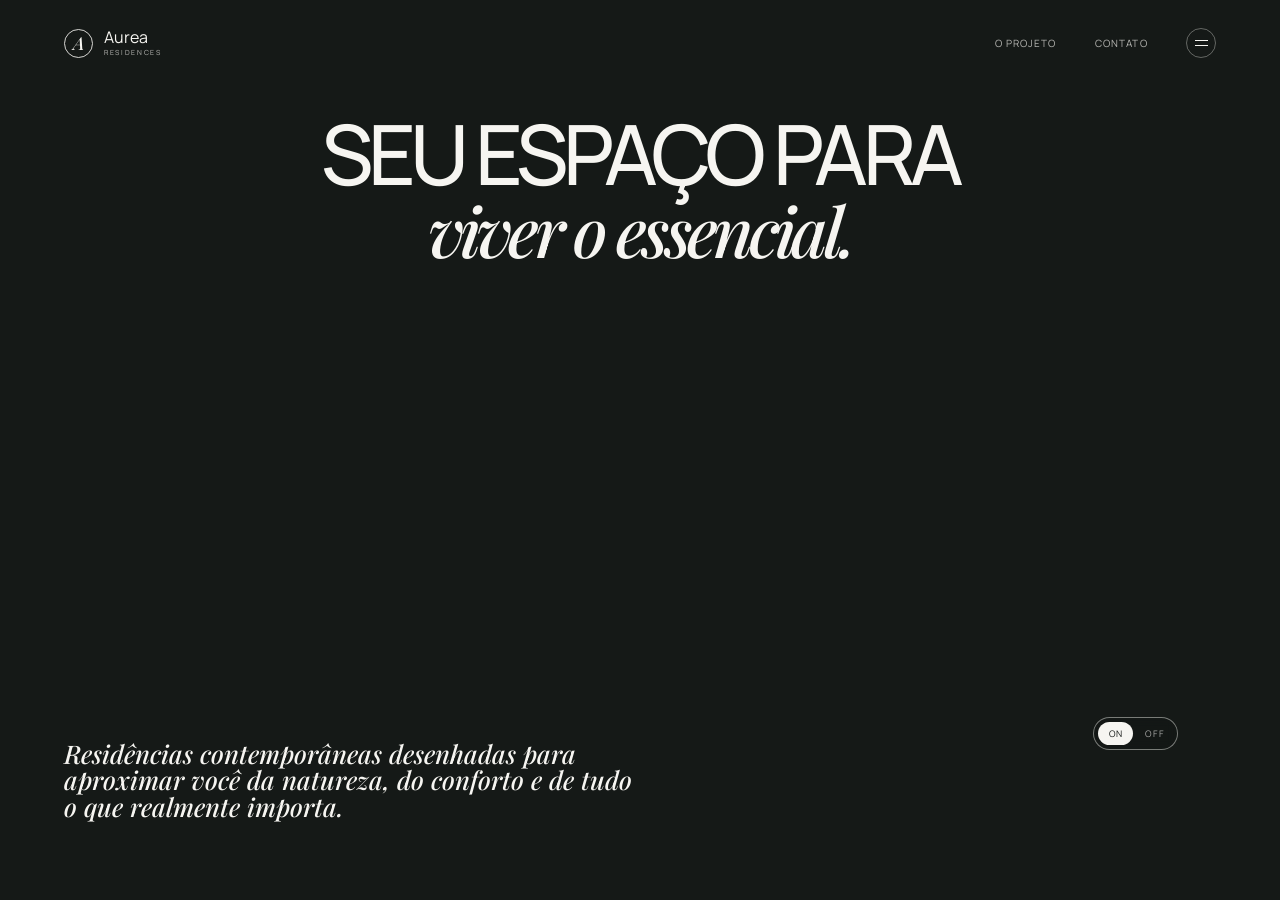
<file: modelos/aurea-residences/index.html>
<!doctype html>
<html lang="pt-BR">
<head>
  <meta charset="utf-8">
  <meta name="viewport" content="width=device-width, initial-scale=1">
  <title>Aurea Residences | Viver é escolher o extraordinário</title>
  <link rel="stylesheet" href="https://fonts.googleapis.com/css2?family=DM+Sans:wght@400;500&family=Manrope:wght@400;500;600;700&family=Playfair+Display:ital,wght@0,500;1,500&display=swap">
  <style>
    *, *::before, *::after { box-sizing: border-box; }
    html { scroll-behavior: smooth; }
    body {
      margin: 0;
      background: #151917;
      color: #f6f5f1;
      font-family: Manrope, sans-serif;
      min-height: 100vh;
    }

    main#inicio {
      position: relative;
      isolation: isolate;
      overflow: hidden;
      display: flex;
      flex-direction: column;
      min-height: 100svh;
      background: url("https://res.cloudinary.com/dalwymbky/image/upload/v1785342846/hero1_obujcd.jpg") center center / cover no-repeat;
    }

    /* Header */
    header {
      display: flex;
      flex-direction: row;
      align-items: center;
      justify-content: space-between;
      padding: 28px clamp(24px, 5vw, 78px);
      gap: clamp(21px, 3vw, 46px);
    }
    .brand {
      display: inline-flex;
      align-items: center;
      gap: 11px;
      text-decoration: none;
      color: inherit;
    }
    .brand__mark {
      width: 29px; height: 29px;
      border: 1px solid rgba(246,245,241,.85);
      border-radius: 50%;
      display: flex; align-items: center; justify-content: center;
      font-family: "Playfair Display", serif;
      font-style: italic; font-weight: 500;
      font-size: 18px;
      flex-shrink: 0;
    }
    .brand__wordmark { line-height: .9; }
    .brand__name {
      display: block;
      font-size: 13px;
      text-transform: uppercase;
      letter-spacing: .13em;
      font-weight: 500;
    }
    .brand__sub {
      display: block;
      margin-top: 5px;
      font-size: 7px;
      letter-spacing: .24em;
      color: rgba(246,245,241,.72);
      text-transform: uppercase;
    }
    nav[aria-label="Navegação principal"] {
      display: flex;
      align-items: center;
      gap: clamp(21px, 3vw, 46px);
    }
    nav a {
      font-size: 10px;
      text-transform: uppercase;
      letter-spacing: .11em;
      color: rgba(246,245,241,.72);
      text-decoration: none;
      transition: color .25s ease;
    }
    nav a:hover { color: #f6f5f1; }
    .menu-btn {
      width: 30px; height: 30px;
      border-radius: 50%;
      border: 1px solid rgba(246,245,241,.35);
      background: transparent;
      padding: 7px 4px;
      display: flex; flex-direction: column;
      align-items: center; justify-content: center;
      gap: 4px;
      cursor: pointer;
    }
    .menu-btn span {
      display: block;
      width: 13px; height: 1px;
      background: #f6f5f1;
    }

    /* Conteúdo absoluto (não interativo) */
    .hero-overlay {
      position: absolute;
      inset: 0;
      pointer-events: none;
      z-index: 0;
    }
    h1#hero-title {
      position: absolute;
      top: 13%;
      left: 50%;
      transform: translateX(-50%);
      width: min(1080px, 94vw);
      margin: 0;
      text-align: center;
      text-transform: uppercase;
      font-weight: 500;
      font-size: clamp(44px, 6.5vw, 96px);
      letter-spacing: -.065em;
      line-height: .88;
      white-space: nowrap;
      animation: headline-rise .85s ease-out .15s both;
    }
    h1#hero-title em {
      font-family: "Playfair Display", serif;
      font-style: italic;
      font-weight: 500;
      font-size: .83em;
      letter-spacing: -.07em;
      text-transform: none;
    }
    .hero-sub {
      position: absolute;
      left: clamp(24px, 5vw, 78px);
      bottom: clamp(64px, 9vh, 92px);
      max-width: 570px;
      margin: 0;
      color: #f6f5f1;
      font-family: "Playfair Display", serif;
      font-style: italic;
      font-weight: 500;
      font-size: clamp(19px, 2vw, 28px);
      line-height: 1.03;
      animation: text-rise .85s ease-out .45s both;
    }
    @keyframes headline-rise {
      from { opacity: 0; transform: translate(-50%, 28px); }
      to   { opacity: 1; transform: translate(-50%, 0); }
    }
    @keyframes text-rise {
      from { opacity: 0; transform: translateY(28px); }
      to   { opacity: 1; transform: translateY(0); }
    }
    @media (prefers-reduced-motion: reduce) {
      h1#hero-title, .hero-sub { animation: none; }
    }

    /* Footer / selector */
    .hero-footer {
      margin-top: auto;
      padding: 0 clamp(24px, 5vw, 78px) 28px;
      position: relative;
      z-index: 1;
    }
    .bg-selector {
      position: absolute;
      right: clamp(42px, 8vw, 120px);
      bottom: clamp(96px, 17vh, 150px);
      display: flex;
      gap: 4px;
      padding: 4px;
      border-radius: 999px;
      border: 1px solid rgba(246,245,241,.45);
      background: rgba(15,20,18,.18);
      backdrop-filter: blur(5px);
      -webkit-backdrop-filter: blur(5px);
    }
    .bg-selector button {
      min-width: 35px;
      padding: 5px 8px;
      border-radius: 999px;
      border: none;
      background: transparent;
      color: rgba(246,245,241,.65);
      font-family: Manrope, sans-serif;
      font-size: 9px;
      letter-spacing: .08em;
      cursor: pointer;
      transition: background .25s ease, color .25s ease;
      pointer-events: auto;
    }
    .bg-selector button:hover,
    .bg-selector button.is-active {
      background: #f6f5f1;
      color: #151917;
    }

    @media (max-width: 640px) {
      header { padding: 22px clamp(24px, 5vw, 78px) 22px; }
      nav a { display: none; }
      h1#hero-title {
        top: 21%;
        width: calc(100vw - 20px);
        font-size: clamp(38px, 11.8vw, 48px);
        white-space: normal;
      }
      .hero-sub {
        left: 24px;
        bottom: 66px;
        max-width: 82vw;
        font-size: 21px;
      }
      main#inicio { background-position: 61% center; }
      .bg-selector {
        right: clamp(24px, 5vw, 78px);
        bottom: 170px;
      }
      .bg-selector button { min-width: 32px; padding: 5px 6px; }
      .hero-footer { padding-bottom: 21px; }
    }
  </style>
</head>
<body>
  <main id="inicio">
    <header>
      <a class="brand" href="#inicio">
        <span class="brand__mark">A</span>
        <span class="brand__wordmark">
          Aurea
          <span class="brand__sub">Residences</span>
        </span>
      </a>
      <nav aria-label="Navegação principal">
        <a href="#projeto">O Projeto</a>
        <a href="#contato">Contato</a>
        <button class="menu-btn" aria-label="Abrir menu" aria-expanded="false">
          <span></span><span></span>
        </button>
      </nav>
    </header>

    <div class="hero-overlay" aria-hidden="true">
      <section aria-labelledby="hero-title">
        <h1 id="hero-title">Seu espaço para<br><em>viver o essencial.</em></h1>
        <p class="hero-sub">Residências contemporâneas desenhadas para aproximar você da natureza, do conforto e de tudo o que realmente importa.</p>
      </section>
    </div>

    <div class="hero-footer">
      <div class="bg-selector" role="group" aria-label="Selecionar iluminação">
        <button class="is-active" aria-pressed="true" data-bg="https://res.cloudinary.com/dalwymbky/image/upload/v1785342846/hero1_obujcd.jpg">ON</button>
        <button aria-pressed="false" data-bg="https://res.cloudinary.com/dalwymbky/image/upload/v1785342846/hero2_uohnmg.jpg">OFF</button>
      </div>
    </div>
  </main>

  <script>
    (function () {
      var hero = document.getElementById('inicio');
      var buttons = document.querySelectorAll('.bg-selector button');
      buttons.forEach(function (btn) {
        btn.addEventListener('click', function () {
          buttons.forEach(function (b) {
            b.classList.toggle('is-active', b === btn);
            b.setAttribute('aria-pressed', b === btn ? 'true' : 'false');
          });
          hero.style.backgroundImage = 'url("' + btn.getAttribute('data-bg') + '")';
        });
      });
      var menuBtn = document.querySelector('.menu-btn');
      menuBtn.addEventListener('click', function () {
        var open = menuBtn.getAttribute('aria-expanded') === 'true';
        menuBtn.setAttribute('aria-expanded', open ? 'false' : 'true');
        document.body.classList.toggle('menu-open', !open);
      });

      // Dentro de um iframe (card de vitrine): alterna ON/OFF automaticamente a cada 2s
      var inIframe = window.self !== window.parent;
      if (inIframe) {
        var idx = 0;
        setInterval(function () {
          idx = (idx + 1) % buttons.length;
          var btn = buttons[idx];
          buttons.forEach(function (b) {
            b.classList.toggle('is-active', b === btn);
            b.setAttribute('aria-pressed', b === btn ? 'true' : 'false');
          });
          hero.style.backgroundImage = 'url("' + btn.getAttribute('data-bg') + '")';
        }, 1000);
      }
    })();
  </script>
</body>
</html>
</file>
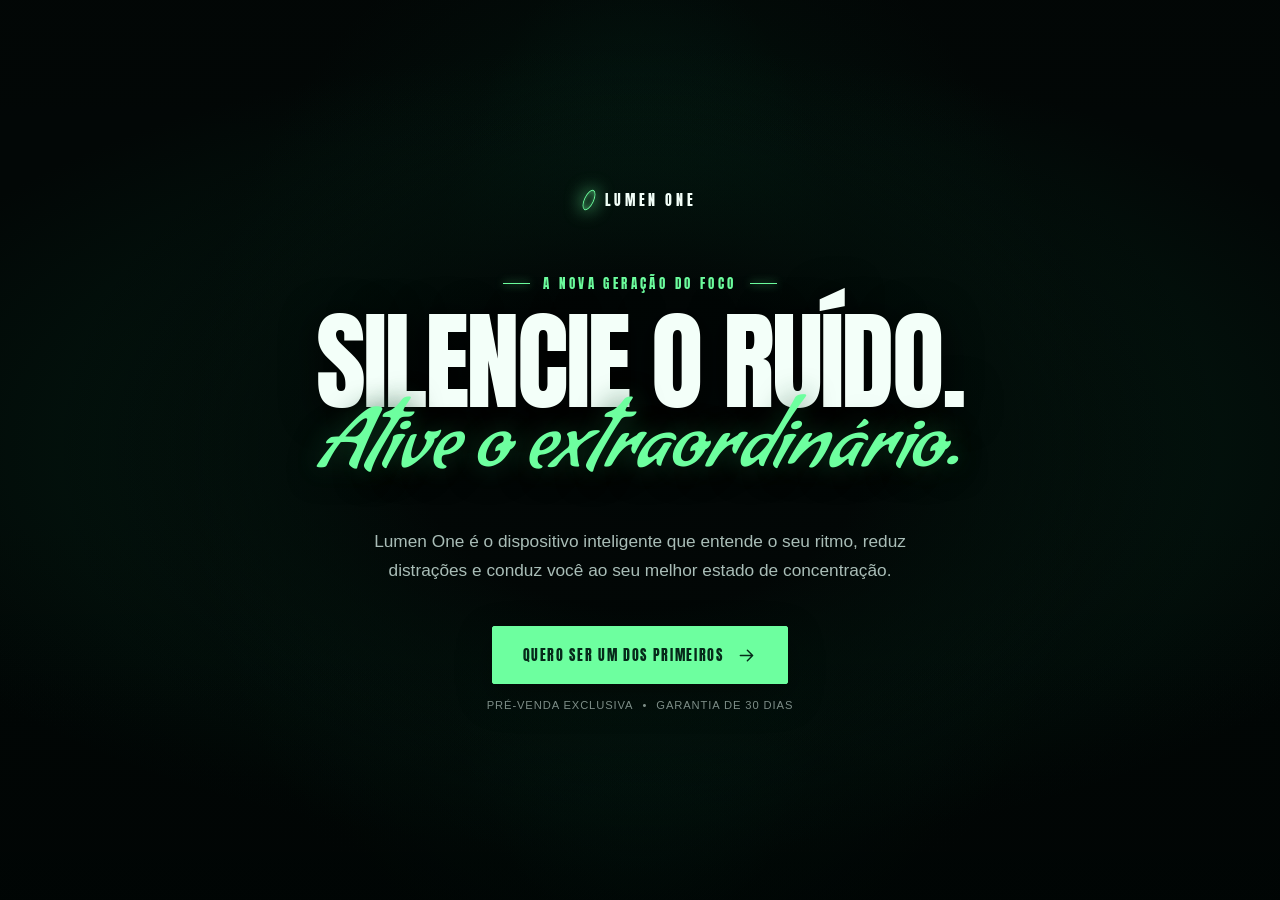
<file: modelos/lumen-one/index.html>
<!DOCTYPE html>
<html lang="pt-BR">
<head>
<meta charset="UTF-8">
<meta name="viewport" content="width=device-width, initial-scale=1.0">
<title>Lumen One | Domine seu foco</title>
<meta name="description" content="Conheça o Lumen One, o dispositivo inteligente criado para transformar foco em resultado.">
<link rel="preconnect" href="https://fonts.googleapis.com">
<link rel="preconnect" href="https://fonts.gstatic.com" crossorigin>
<link rel="stylesheet" href="https://fonts.googleapis.com/css2?family=Anton&family=Condiment&display=swap">
<style>
  :root {
    --ink: #f3fff9;
    --muted: #a9bdb7;
    --accent: #6dff9f;
    --accent-dark: #062a1a;
    --line: rgba(187, 255, 222, 0.24);
  }
  *, *::before, *::after { box-sizing: border-box; }
  html { scroll-behavior: smooth; }
  body {
    margin: 0; min-width: 320px; overflow-x: hidden;
    color: var(--ink); background: #020706;
    font-family: Arial, Helvetica, sans-serif;
    -webkit-tap-highlight-color: transparent;
  }

  .hero {
    position: relative;
    display: grid;
    grid-template-columns: minmax(0, 1fr);
    place-items: center;
    min-height: 100vh;
    min-height: 100svh;
    overflow: hidden;
    isolation: isolate;
    padding: 64px 24px;
    background: #020706;
  }
  .hero::before {
    content: "";
    position: absolute; inset: 0; z-index: -1; pointer-events: none;
    background:
      radial-gradient(ellipse at center, rgba(0, 6, 5, 0.3), transparent 65%),
      linear-gradient(0deg, rgba(0, 5, 4, 0.6), transparent 28%, transparent 80%, rgba(0, 5, 4, 0.2));
  }
  .hero__canvas {
    position: absolute; inset: 0; z-index: -2;
    display: block; width: 100%; height: 100%;
    pointer-events: none;
  }
  .hero__content {
    width: min(100%, 960px); min-width: 0;
    justify-self: center; text-align: center;
    animation: reveal 900ms cubic-bezier(0.22, 1, 0.36, 1) both;
  }
  @keyframes reveal {
    from { opacity: 0; transform: translateY(18px); }
    to   { opacity: 1; transform: translateY(0); }
  }

  .brand {
    display: inline-flex; align-items: center; gap: 11px;
    margin-bottom: clamp(42px, 7vh, 76px);
    text-decoration: none; color: var(--ink);
    font-family: 'Anton', sans-serif;
    font-size: .9rem; letter-spacing: .25em; text-transform: uppercase;
  }
  .brand__mark {
    width: 10px; height: 22px;
    border: 1px solid var(--accent);
    border-radius: 100%;
    transform: rotate(25deg);
    box-shadow: 0 0 18px rgba(109, 255, 159, 0.8), inset 0 0 7px rgba(109, 255, 159, 0.55);
  }

  .hero__eyebrow {
    display: flex; align-items: center; justify-content: center;
    gap: 13px; margin: 0 0 20px;
    color: var(--accent);
    font-family: 'Anton', sans-serif;
    font-size: clamp(0.7rem, 1.4vw, 0.82rem);
    letter-spacing: .26em; text-transform: uppercase;
  }
  .hero__eyebrow span {
    width: 27px; height: 1px;
    background: currentColor;
    box-shadow: 0 0 8px currentColor;
  }

  h1 {
    max-width: 920px; margin: 0 auto;
    font-family: 'Anton', sans-serif;
    font-size: clamp(3.25rem, 8.4vw, 7.7rem);
    font-weight: 400; line-height: .92; letter-spacing: -.025em;
    text-transform: uppercase;
    text-wrap: balance;
    text-shadow: 0 5px 36px rgba(0, 0, 0, 0.82);
  }
  h1 span {
    display: block; margin-top: .09em;
    color: var(--accent);
    font-family: 'Condiment', cursive;
    font-size: .76em; line-height: .88; letter-spacing: .01em;
    text-transform: none;
    text-shadow: 0 0 26px rgba(65, 255, 151, 0.24), 0 5px 30px rgba(0, 0, 0, 0.9);
  }

  .hero__description {
    max-width: 610px; margin: clamp(25px, 4vh, 38px) auto 0;
    color: var(--muted);
    font-size: clamp(.95rem, 1.7vw, 1.08rem); line-height: 1.7;
    text-wrap: balance;
  }

  .hero__cta {
    display: inline-flex; align-items: center; justify-content: center;
    gap: 13px; min-height: 58px;
    margin-top: clamp(28px, 4.5vh, 42px);
    padding: 0 30px; overflow: hidden;
    border: 1px solid var(--accent); border-radius: 2px;
    color: var(--accent-dark); background: var(--accent);
    box-shadow: 0 0 0 rgba(109, 255, 159, 0), 0 12px 34px rgba(0, 0, 0, 0.34);
    cursor: pointer;
    font-family: 'Anton', sans-serif;
    font-size: .86rem; letter-spacing: .12em; text-transform: uppercase;
    transition: color 220ms ease, background 220ms ease, box-shadow 220ms ease, transform 220ms ease;
  }
  .hero__cta svg {
    width: 21px; fill: none;
    stroke: currentColor; stroke-width: 1.7;
    stroke-linecap: round; stroke-linejoin: round;
    transition: transform 220ms ease;
  }
  .hero__cta:hover {
    color: var(--accent); background: rgba(5, 25, 18, 0.78);
    box-shadow: 0 0 28px rgba(109, 255, 159, 0.24), 0 14px 40px rgba(0, 0, 0, 0.4);
    transform: translateY(-3px);
  }
  .hero__cta:hover svg { transform: translateX(4px); }
  .hero__cta:focus-visible, .brand:focus-visible {
    outline: 2px solid #fff; outline-offset: 5px;
  }

  .hero__note {
    display: flex; justify-content: center; gap: 9px;
    margin: 15px 0 0;
    color: rgba(222, 240, 233, 0.56);
    font-size: .7rem; letter-spacing: .08em; text-transform: uppercase;
  }

  .toast {
    position: fixed; right: 20px; bottom: 20px; z-index: 5;
    max-width: calc(100vw - 40px);
    padding: 14px 18px;
    border: 1px solid var(--line);
    color: var(--ink); background: rgba(3, 20, 14, 0.92);
    box-shadow: 0 12px 40px rgba(0, 0, 0, 0.5);
    font-size: .82rem;
    opacity: 0; pointer-events: none;
    transform: translateY(15px);
    backdrop-filter: blur(12px);
    transition: opacity 240ms ease, transform 240ms ease;
  }
  .toast.is-visible { opacity: 1; transform: translateY(0); }
  @media (max-width: 640px) {
    .toast { left: 20px; right: 20px; text-align: center; }
  }

  /* Fallback quando WebGL não está disponível */
  .hero--fallback::after {
    content: "";
    position: absolute; inset: 0; z-index: -2; pointer-events: none;
    background:
      radial-gradient(ellipse at center, #020706 25%, transparent 65%),
      radial-gradient(ellipse 90% 62% at 50% 50%, rgba(6, 84, 50, 0.38), transparent 72%),
      radial-gradient(ellipse 46% 82% at 50% 50%, rgba(3, 46, 30, 0.6), transparent 76%),
      radial-gradient(ellipse 22% 70% at 50% 50%, rgba(10, 90, 60, 0.35), transparent 80%),
      linear-gradient(0deg, rgba(0, 5, 4, 0.85), transparent 45%),
      #020706;
  }
  @media (prefers-reduced-motion: reduce) {
    .hero__content { animation: none; }
  }
</style>
</head>
<body>
<main>
  <section class="hero" aria-labelledby="hero-title">
    <canvas class="hero__canvas" aria-hidden="true"></canvas>

    <div class="hero__content">
      <a class="brand" href="#" aria-label="Lumen One, início">
        <span class="brand__mark" aria-hidden="true"></span>
        Lumen One
      </a>

      <p class="hero__eyebrow">
        <span aria-hidden="true"></span>
        A nova geração do foco
        <span aria-hidden="true"></span>
      </p>

      <h1 id="hero-title">
        Silencie o ruído.
        <span>Ative o extraordinário.</span>
      </h1>

      <p class="hero__description">
        Lumen One é o dispositivo inteligente que entende o seu ritmo,
        reduz distrações e conduz você ao seu melhor estado de concentração.
      </p>

      <button class="hero__cta" type="button" data-cta>
        <span>Quero ser um dos primeiros</span>
        <svg viewBox="0 0 24 24" aria-hidden="true">
          <path d="M5 12h14M13 6l6 6-6 6" />
        </svg>
      </button>

      <p class="hero__note">
        Pré-venda exclusiva
        <span aria-hidden="true">•</span>
        Garantia de 30 dias
      </p>
    </div>

    <div class="toast" role="status" aria-live="polite" data-toast>
      Pré-venda em breve — você chegou primeiro.
    </div>
  </section>
</main>

<script defer>
/* CTA com toast */
(function () {
  var cta = document.querySelector('[data-cta]');
  var toast = document.querySelector('[data-toast]');
  if (!cta || !toast) return;
  var timer = null;
  var label = cta.querySelector('span');
  cta.addEventListener('click', function () {
    label.textContent = 'Pré-venda em breve';
    toast.classList.add('is-visible');
    if (timer) clearTimeout(timer);
    timer = setTimeout(function () { toast.classList.remove('is-visible'); }, 3200);
  });
})();
</script>

<script defer>
/* Cortina WebGL procedural — Lumen One */
(function () {
  var hero = document.querySelector('.hero');
  var canvas = document.querySelector('.hero__canvas');
  if (!hero || !canvas) return;

  var reduced = window.matchMedia('(prefers-reduced-motion: reduce)');
  var gl = null, program = null, buffers = null, uniforms = null;
  var count = 0;
  var lost = false, visible = true, needsResize = true;
  var frame = 0, previous = 0, time = 0;
  var target = { x: 0, y: 0 }, pointer = { x: 0, y: 0 };

  function precisionPrefix(gl) {
    try {
      var fmt = gl.getShaderPrecisionFormat(gl.FRAGMENT_SHADER, gl.HIGH_FLOAT);
      return fmt && fmt.precision > 0 ? 'highp' : 'mediump';
    } catch (e) { return 'mediump'; }
  }

  function vertexSource() {
    return [
      'attribute vec3 aRibbon;',
      'uniform float uTime;',
      'uniform float uAspect;',
      'uniform vec2 uPointer;',
      'varying vec3 vPosition;',
      'varying vec3 vNormal;',
      'varying vec2 vRibbon;',
      '#define PI 3.141593',
      'vec3 surface(vec3 a){',
      '  float side = sign(a.x);',
      '  float envelope = exp(-pow(abs(a.z) / 0.82, 6.0));',
      '  float influence = exp(-a.x * a.x * 1.15);',
      '  float breath = 1.0 + 0.035 * sin(uTime * 0.55 + a.z * 1.8);',
      '  float bend = side * 0.3 * smoothstep(0.0, 0.42, abs(a.x)) * influence * envelope * breath;',
      '  float width = 0.072;',
      '  float fold = sin(a.y * PI);',
      '  vec3 p = vec3(a.x + bend + side * (a.y - 0.5) * width, a.z, 0.14 * fold + 0.2 * influence * envelope);',
      '  p.z += 0.016 * sin(a.z * 3.0 + a.x * 4.0 + uTime * 0.6) * influence;',
      '  return p;',
      '}',
      'vec3 rotateView(vec3 p){',
      '  float yaw = uPointer.x * 0.065;',
      '  float pitch = -uPointer.y * 0.04;',
      '  float cy = cos(yaw), sy = sin(yaw);',
      '  p.xz = vec2(p.x * cy - p.z * sy, p.x * sy + p.z * cy);',
      '  float cp = cos(pitch), sp = sin(pitch);',
      '  p.yz = vec2(p.y * cp - p.z * sp, p.y * sp + p.z * cp);',
      '  return p;',
      '}',
      'void main(){',
      '  vec3 p = surface(aRibbon);',
      '  vec3 du = surface(aRibbon + vec3(0.0, 0.002, 0.0)) - p;',
      '  vec3 dv = surface(aRibbon + vec3(0.0, 0.0, 0.002)) - p;',
      '  vNormal = normalize(rotateView(cross(du, dv)));',
      '  p = rotateView(p);',
      '  vPosition = p;',
      '  vRibbon = aRibbon.xy;',
      '  float viewHeight = 1.12;',
      '  float viewWidth = max(uAspect * viewHeight, 1.2);',
      '  float depth = 3.8 - p.z;',
      '  gl_Position = vec4(p.x * 3.8 / viewWidth, p.y * 3.8 / viewHeight, (depth - 2.0) * 0.4, depth);',
      '}'
    ].join('\n');
  }

  function fragmentSource(gl) {
    var P = precisionPrefix(gl);
    return [
      'precision ' + P + ' float;',
      'uniform float uTime;',
      'uniform vec2 uPointer;',
      'varying vec3 vPosition;',
      'varying vec3 vNormal;',
      'varying vec2 vRibbon;',
      'vec3 pointLight(vec3 pos, vec3 tint, vec3 n, vec3 p, vec3 eye){',
      '  vec3 delta = pos - p;',
      '  float d2 = dot(delta, delta);',
      '  vec3 dir = normalize(delta);',
      '  float diffuse = max(dot(n, dir), 0.0);',
      '  float spec = pow(max(dot(n, normalize(dir + eye)), 0.0), 42.0);',
      '  return tint * (diffuse * 0.32 + spec * 1.5) / (0.35 + d2 * 2.7);',
      '}',
      'void main(){',
      '  vec3 n = normalize(vNormal);',
      '  vec3 eye = normalize(vec3(0.0, 0.0, 3.8) - vPosition);',
      '  if (dot(n, eye) < 0.0) n = -n;',
      '  float side = sign(vRibbon.x);',
      '  vec3 color = vec3(0.002, 0.01, 0.014);',
      '  vec3 drift = uPointer * 0.18;',
      '  float breathe = 0.96 + 0.04 * sin(uTime * 0.7);',
      '  color += pointLight(vec3(side * 0.48 + drift.x, 0.8 + drift.y, 0.42), vec3(0.28, 1.0, 0.43), n, vPosition, eye) * breathe;',
      '  color += pointLight(vec3(side * 0.55 + drift.x, -0.78 + drift.y, 0.45), vec3(0.08, 0.92, 0.8), n, vPosition, eye);',
      '  color += pointLight(vec3(side * 1.13, 0.05 + drift.y, 0.38), vec3(0.01, 0.53, 0.79), n, vPosition, eye) * 0.65;',
      '  float edge = exp(-pow((vRibbon.y - 0.12) / 0.055, 2.0));',
      '  float contour = exp(-pow((abs(vPosition.x) - 0.75) / 0.42, 2.0));',
      '  float ends = exp(-pow((abs(vPosition.y) - 0.74) / 0.2, 2.0));',
      '  color += vec3(0.035, 0.4, 0.43) * edge * (contour * 0.55 + ends * 0.35);',
      '  float sheen = exp(-pow((vRibbon.y - 0.23) / 0.27, 2.0));',
      '  float inner = exp(-pow(vRibbon.x / 0.85, 2.0));',
      '  vec3 neon = mix(vec3(0.035, 0.76, 0.78), vec3(0.24, 1.0, 0.35), smoothstep(0.58, 0.8, abs(vPosition.y)));',
      '  color += neon * ends * inner * sheen * 1.35;',
      '  float shade = 1.0 - 0.98 * exp(-pow(vPosition.x / 0.62, 6.0)) * exp(-pow(vPosition.y / 0.61, 6.0));',
      '  color *= shade * exp(-0.95 * vPosition.x * vPosition.x);',
      '  color = 1.0 - exp(-color * 1.7);',
      '  gl_FragColor = vec4(pow(color, vec3(0.85)), 1.0);',
      '}'
    ].join('\n');
  }

  function compile(gl, type, src) {
    var sh = gl.createShader(type);
    gl.shaderSource(sh, src);
    gl.compileShader(sh);
    if (!gl.getShaderParameter(sh, gl.COMPILE_STATUS)) {
      console.warn('shader:', gl.getShaderInfoLog(sh));
      gl.deleteShader(sh);
      return null;
    }
    return sh;
  }

  function build() {
    program = gl.createProgram();
    var vs = compile(gl, gl.VERTEX_SHADER, vertexSource());
    var fs = compile(gl, gl.FRAGMENT_SHADER, fragmentSource(gl));
    if (!vs || !fs) return false;
    gl.attachShader(program, vs);
    gl.attachShader(program, fs);
    gl.linkProgram(program);
    gl.deleteShader(vs);
    gl.deleteShader(fs);
    if (!gl.getProgramParameter(program, gl.LINK_STATUS)) {
      console.warn('link:', gl.getProgramInfoLog(program));
      return false;
    }
    gl.useProgram(program);

    var RIBBONS = 48, ROWS = 97, COLS = 11;
    var vertices = new Float32Array(RIBBONS * ROWS * COLS * 3);
    var indices = new Uint16Array(RIBBONS * (ROWS - 1) * (COLS - 1) * 6);
    var vi = 0, ii = 0;
    for (var r = 0; r < RIBBONS; r++) {
      var x = (r - 23.5) * 0.079;
      var base = r * ROWS * COLS;
      for (var row = 0; row < ROWS; row++) {
        var z = -1.6 + row / 96 * 3.2;
        for (var col = 0; col < COLS; col++) {
          vertices[vi++] = x;
          vertices[vi++] = col / 10;
          vertices[vi++] = z;
        }
      }
      for (var rr = 0; rr < ROWS - 1; rr++) {
        for (var cc = 0; cc < COLS - 1; cc++) {
          var a = base + rr * COLS + cc;
          var b = a + COLS;
          indices[ii++] = a; indices[ii++] = a + 1; indices[ii++] = b;
          indices[ii++] = a + 1; indices[ii++] = b + 1; indices[ii++] = b;
        }
      }
    }
    count = indices.length;

    buffers = {};
    var vbo = gl.createBuffer();
    gl.bindBuffer(gl.ARRAY_BUFFER, vbo);
    gl.bufferData(gl.ARRAY_BUFFER, vertices, gl.STATIC_DRAW);
    var ibo = gl.createBuffer();
    gl.bindBuffer(gl.ELEMENT_ARRAY_BUFFER, ibo);
    gl.bufferData(gl.ELEMENT_ARRAY_BUFFER, indices, gl.STATIC_DRAW);
    var loc = gl.getAttribLocation(program, 'aRibbon');
    gl.enableVertexAttribArray(loc);
    gl.vertexAttribPointer(loc, 3, gl.FLOAT, false, 0, 0);
    buffers = { vbo: vbo, ibo: ibo, loc: loc };

    uniforms = {
      uTime: gl.getUniformLocation(program, 'uTime'),
      uAspect: gl.getUniformLocation(program, 'uAspect'),
      uPointer: gl.getUniformLocation(program, 'uPointer')
    };
    return true;
  }

  function resize() {
    if (!gl || !needsResize) return;
    var ratio = window.matchMedia('(max-width: 640px)').matches ? 1.25 : 1.5;
    var w = Math.max(1, Math.round(hero.clientWidth * ratio));
    var h = Math.max(1, Math.round(hero.clientHeight * ratio));
    canvas.width = w; canvas.height = h;
    gl.viewport(0, 0, w, h);
    gl.uniform1f(uniforms.uAspect, w / h);
    needsResize = false;
  }

  function tick(now) {
    frame = 0;
    if (lost || document.hidden || !visible) return;
    var dt = previous ? Math.min((now - previous) / 1000, 0.05) : 0;
    previous = now;
    if (!reduced.matches) time += dt;
    var smooth = 1 - Math.exp(-dt * 4);
    pointer.x += (target.x - pointer.x) * (dt ? smooth : 1);
    pointer.y += (target.y - pointer.y) * (dt ? smooth : 1);
    gl.uniform1f(uniforms.uTime, time);
    var px = reduced.matches ? 0 : pointer.x;
    var py = reduced.matches ? 0 : pointer.y;
    gl.uniform2f(uniforms.uPointer, px, py);
    if (needsResize) resize();
    gl.clearColor(0.002, 0.008, 0.007, 1);
    gl.clear(gl.COLOR_BUFFER_BIT | gl.DEPTH_BUFFER_BIT);
    gl.drawElements(gl.TRIANGLES, count, gl.UNSIGNED_SHORT, 0);
    if (!reduced.matches) frame = requestAnimationFrame(tick);
  }

  function resume() {
    if (frame) cancelAnimationFrame(frame);
    frame = 0;
    previous = 0;
    if (needsResize) resize();
    if (gl && !lost) frame = requestAnimationFrame(tick);
  }

  function init() {
    gl = canvas.getContext('webgl', { alpha: false, antialias: true, powerPreference: 'low-power' });
    if (!gl) { hero.classList.add('hero--fallback'); canvas.style.display = 'none'; return; }
    gl.enable(gl.DEPTH_TEST);
    if (!build()) { hero.classList.add('hero--fallback'); canvas.style.display = 'none'; return; }

    hero.addEventListener('pointermove', function (e) {
      var rect = hero.getBoundingClientRect();
      target.x = ((e.clientX - rect.left) / rect.width) * 2 - 1;
      target.y = 1 - ((e.clientY - rect.top) / rect.height) * 2;
    });
    hero.addEventListener('pointerleave', function () { target.x = 0; target.y = 0; });

    var io = new IntersectionObserver(function (entries) {
      visible = entries[0].isIntersecting;
      if (visible) resume();
    });
    io.observe(hero);

    document.addEventListener('visibilitychange', function () {
      if (!document.hidden) resume();
    });
    window.addEventListener('resize', function () { needsResize = true; }, { passive: true });
    if ('ResizeObserver' in window) {
      new ResizeObserver(function () { needsResize = true; resume(); }).observe(hero);
    }
    reduced.addEventListener && reduced.addEventListener('change', resume);

    canvas.addEventListener('webglcontextlost', function (e) {
      e.preventDefault();
      if (frame) cancelAnimationFrame(frame);
      frame = 0;
      lost = true;
      canvas.style.display = 'none';
      hero.classList.add('hero--fallback');
      console.warn('Lumen One: contexto WebGL perdido, fallback ativo.');
    });
    canvas.addEventListener('webglcontextrestored', function () {
      lost = false;
      if (!build()) return;
      canvas.style.display = '';
      hero.classList.remove('hero--fallback');
      needsResize = true;
      resume();
    });

    needsResize = true;
    resume();
  }

  init();
})();
</script>
</body>
</html>
</file>
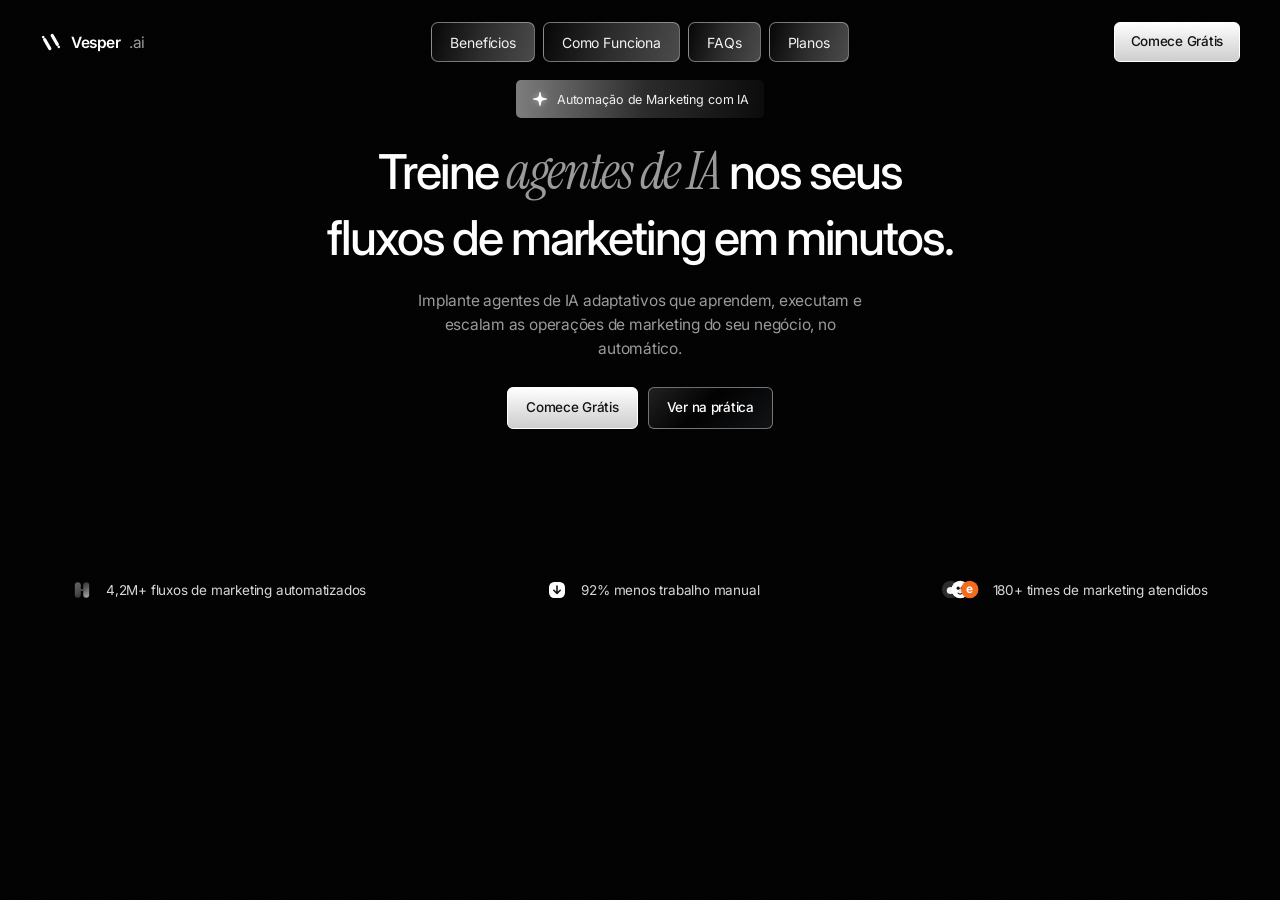
<file: modelos/vesper/index.html>
<!DOCTYPE html>
<html lang="pt-BR">
<head>
<meta charset="UTF-8">
<meta name="viewport" content="width=device-width, initial-scale=1.0">
<title>Vesper Marketing — Automação de Marketing com IA</title>
<link rel="icon" href="data:image/svg+xml,%3Csvg xmlns='http://www.w3.org/2000/svg' viewBox='0 0 24 24' fill='white'%3E%3Cg transform='rotate(-30 12 12)'%3E%3Ccircle cx='7.3' cy='3.2' r='1.45'/%3E%3Crect x='5.5' y='4.7' width='3.6' height='14.6' rx='1.8'/%3E%3Crect x='14.9' y='4.7' width='3.6' height='14.6' rx='1.8'/%3E%3Ccircle cx='16.7' cy='20.8' r='1.45'/%3E%3C/g%3E%3C/svg%3E">
<link rel="preconnect" href="https://fonts.googleapis.com">
<link rel="preconnect" href="https://fonts.gstatic.com" crossorigin>
<link rel="stylesheet" href="https://fonts.googleapis.com/css2?family=Inter:ital,opsz,wght@0,14..32,100..900&family=Instrument+Serif:ital@1&display=swap">
<style>
  html, body { background: #000000 !important; color: #ffffff; }
  html, body { background: var(--bg, #000000); color: var(--text, #ffffff); }
  :root {
    --bg: #000000; --text: #ffffff; --muted: #9a9a9a; --stat: #d8d8d8;
    --border: rgba(255,255,255,0.16); --border-soft: rgba(255,255,255,0.12);
    --logo: 15.5px; --logo-mark: 22px; --nav: 14px; --nav-h: 40px;
    --btn: 13.5px; --btn-h: 40px; --hero-btn-h: 42px; --h1: 48px; --lede: 15.5px;
    --badge: 12.5px; --stat-size: 13.5px; --header-y: 22px; --header-x: 40px;
    --stats-x: 72px; --stats-y: 36px; --hero-gap: 85px; --copy-max: 860px; --lede-max: 470px;
  }
  *, *::before, *::after { box-sizing: border-box; margin: 0; padding: 0; }
  html { scroll-behavior: smooth; }
  body {
    font-family: "Inter", system-ui, -apple-system, BlinkMacSystemFont, "Segoe UI", sans-serif;
    -webkit-font-smoothing: antialiased; -moz-osx-font-smoothing: grayscale;
    text-rendering: optimizeLegibility; overflow-x: hidden; position: relative;
    background: #000000; background: var(--bg, #000000);
    color: #ffffff; color: var(--text, #ffffff);
  }
  a { color: inherit; text-decoration: none; }
  button { font-family: inherit; background: none; border: 0; color: inherit; cursor: pointer; }
  img, svg, video { display: block; }

  .grain {
    position: fixed; inset: -50%; z-index: 100; pointer-events: none; opacity: 0.05;
    background-image: url("data:image/svg+xml,%3Csvg xmlns='http://www.w3.org/2000/svg' width='120' height='120'%3E%3Cfilter id='n'%3E%3CfeTurbulence type='fractalNoise' baseFrequency='0.85' numOctaves='2'/%3E%3C/filter%3E%3Crect width='120' height='120' filter='url(%23n)' opacity='0.55'/%3E%3C/svg%3E");
    animation: grain 8s steps(10) infinite;
  }
  @keyframes grain {
    0%,100% { transform: translate(0,0); } 10% { transform: translate(-5%,-8%); }
    30% { transform: translate(3%,-4%); } 50% { transform: translate(-8%,4%); }
    70% { transform: translate(6%,6%); } 90% { transform: translate(-3%,3%); }
  }

  .hero-photo { position: fixed; inset: 0; z-index: 0; }
  .hero-photo video { width: 100%; height: 100%; object-fit: cover; opacity: 1; }

  .page {
    position: relative; z-index: 1;
    display: grid; grid-template-rows: auto 1fr auto;
    min-height: 100vh; min-height: 100dvh;
  }

  /* Header */
  header.header {
    display: grid; grid-template-columns: 1fr auto 1fr; align-items: center;
    padding: var(--header-y) var(--header-x) 10px;
    position: relative; z-index: 50;
  }
  .logo {
    display: inline-flex; align-items: center; gap: 9px; justify-self: start;
    font-size: var(--logo); font-weight: 600; letter-spacing: -0.03em; color: #fff;
  }
  .logo svg { width: var(--logo-mark); height: var(--logo-mark); fill: currentColor; }
  .logo-suffix { font-weight: 400; color: #9a9a9a; }
  #site-nav { display: flex; align-items: center; gap: 8px; justify-self: center; }
  #site-nav a {
    display: inline-flex; align-items: center;
    height: var(--nav-h); padding: 0 18px; border-radius: 7px;
    border: 1px solid rgba(198,198,198,0.55);
    background: linear-gradient(105deg, #050505 0%, #2a2a2a 48%, #4a4a4a 100%);
    color: #f3f3f3; font-size: var(--nav); font-weight: 400;
    letter-spacing: -0.01em; white-space: nowrap;
    position: relative; overflow: hidden;
    transition: background 0.35s ease, border-color 0.35s ease, box-shadow 0.35s ease;
  }
  #site-nav a::before {
    content: ""; position: absolute; inset: 0;
    background: linear-gradient(115deg, transparent 30%, rgba(255,255,255,0.16) 50%, transparent 70%);
    transform: translateX(-120%); transition: transform 0.6s ease;
  }
  #site-nav a:hover::before { transform: translateX(120%); }
  #site-nav a:hover {
    border-color: rgba(235,235,235,0.9);
    background: linear-gradient(105deg, #111 0%, #3a3a3a 45%, #6a6a6a 100%);
    box-shadow: 0 0 18px rgba(200,210,230,0.18);
  }
  .btn {
    position: relative; isolation: isolate; overflow: hidden;
    display: inline-flex; align-items: center; justify-content: center;
    height: var(--btn-h); padding: 0 16px; border-radius: 6px;
    font-size: var(--btn); font-weight: 500; letter-spacing: -0.02em; line-height: 1;
    white-space: nowrap; cursor: pointer;
    transition: background 0.35s, border 0.35s, box-shadow 0.35s, color 0.35s, filter 0.35s;
  }
  .btn::after {
    content: ""; position: absolute; inset: 0; z-index: 1;
    background: linear-gradient(115deg, transparent 20%, rgba(255,255,255,0.45) 48%, transparent 76%);
    transform: translateX(-130%); transition: transform 0.65s ease;
  }
  .btn:hover::after { transform: translateX(130%); }
  .btn > * { position: relative; z-index: 2; }
  .btn-solid {
    background: linear-gradient(180deg, #ffffff 0%, #e7e7e7 48%, #cfcfcf 100%);
    color: #111; border: 1px solid #fff;
    box-shadow: inset 0 1px 0 rgba(255,255,255,0.95);
  }
  .btn-solid:hover {
    background: linear-gradient(180deg, #ffffff 0%, #f3f6ff 42%, #d5def2 100%);
    border-color: #f2f6ff;
    box-shadow: inset 0 1px 0 #fff, 0 0 22px rgba(186,208,255,0.35), 0 8px 18px rgba(255,255,255,0.12);
  }
  .header-cta { justify-self: end; }
  .burger {
    display: none; width: 42px; height: 42px; border-radius: 6px;
    border: 1px solid var(--border); background: rgba(8,8,8,0.55);
    place-items: center; z-index: 80; justify-self: end;
    transition: border 0.2s, background 0.2s;
  }
  .burger:hover { border-color: rgba(255,255,255,0.32); background: rgba(255,255,255,0.05); }
  .burger i {
    display: grid; gap: 5px; width: 16px;
  }
  .burger i b {
    display: block; width: 16px; height: 1.5px; background: #fff; border-radius: 1px;
    transition: transform 0.25s, opacity 0.2s;
  }
  body.menu-open .burger i b:nth-child(1) { transform: translateY(6.5px) rotate(45deg); }
  body.menu-open .burger i b:nth-child(2) { opacity: 0; }
  body.menu-open .burger i b:nth-child(3) { transform: translateY(-6.5px) rotate(-45deg); }

  /* Hero — bottom centered */
  main.hero {
    display: flex; align-items: flex-end; justify-content: center;
    padding: 8px 24px 150px; min-height: 0;
  }
  .hero-copy {
    position: relative; z-index: 1;
    display: flex; flex-direction: column; align-items: center; text-align: center;
    max-width: var(--copy-max); width: 100%;
  }
  .badge {
    display: inline-flex; align-items: center; gap: 8px;
    margin-bottom: 22px; padding: 9px 15px; border-radius: 5px;
    background: linear-gradient(90deg, #7d7d7d 0%, #2a2a2a 52%, #0a0a0a 100%);
    color: #f2f2f2; font-size: var(--badge); font-weight: 400; letter-spacing: -0.01em;
  }
  .badge svg { width: 18px; height: 20px; fill: #fff; filter: drop-shadow(0 0 3px rgba(255,255,255,0.45)); }
  .hero h1 {
    font-size: var(--h1); font-weight: 500; letter-spacing: -0.045em;
    line-height: 1.12; color: #fff;
  }
  .headline-line { display: block; overflow: hidden; padding: 0.06em 0.15em 0.14em; }
  .hero h1 em {
    font-family: "Instrument Serif", "Times New Roman", Times, serif;
    font-style: italic; font-weight: 400;
    font-size: 1.08em; letter-spacing: -0.03em; color: #9a9a9a;
  }
  .lede {
    max-width: var(--lede-max); margin-top: 18px;
    color: #9a9a9a; font-size: var(--lede); font-weight: 400;
    line-height: 1.55; letter-spacing: -0.015em;
  }
  .hero-actions { display: flex; flex-wrap: wrap; justify-content: center; gap: 10px; margin-top: 26px; }
  .hero .btn { height: var(--hero-btn-h); padding: 0 18px; }
  .hero .btn-ghost {
    background: linear-gradient(135deg, rgba(255,255,255,0.12), rgba(0,0,0,0.5) 46%, rgba(150,170,200,0.1));
    color: #fff; border: 1px solid rgba(198,198,198,0.55);
    backdrop-filter: blur(16px); -webkit-backdrop-filter: blur(16px);
  }
  .hero .btn-ghost:hover {
    border-color: rgba(220,230,255,0.8);
    box-shadow: 0 0 24px rgba(170,200,255,0.28), inset 0 1px 0 rgba(255,255,255,0.2);
  }

  /* Stats */
  .stats {
    display: flex; align-items: center; justify-content: space-between; gap: 24px;
    padding: 0 var(--stats-x); padding-bottom: max(var(--stats-y), env(safe-area-inset-bottom));
    color: #d8d8d8;
  }
  .stat {
    display: inline-flex; align-items: center; gap: 14px;
    font-size: var(--stat-size); letter-spacing: -0.015em; white-space: nowrap;
  }
  .stat svg { width: 20px; height: 20px; flex-shrink: 0; }
  .stat svg.stat-icon-wide { width: 38px; height: 21px; }

  /* Motion */
  .appear {
    opacity: 1;
    animation-duration: 1.05s; animation-fill-mode: both;
    animation-timing-function: cubic-bezier(0.16, 1, 0.3, 1);
    animation-delay: var(--d, 0.08s);
  }
  .appear--scale { animation-name: in-scale; }
  .appear--soft { animation-name: in-soft; }
  .appear--pop { animation-name: in-pop; }
  .appear--mask { animation-name: in-mask; }
  .appear--btn { animation-name: in-btn; }
  .appear--side { animation-name: in-side; }
  .appear--stat { animation-name: in-stat; }
  .appear.is-in { animation: none; opacity: 1; transform: none; clip-path: none; filter: none; }
  @keyframes in-scale { from { opacity: 0; transform: scale(0.84); } to { opacity: 1; transform: scale(1); } }
  @keyframes in-soft { from { opacity: 0; transform: translateY(14px); } to { opacity: 1; transform: translateY(0); } }
  @keyframes in-mask { from { opacity: 0; transform: translateY(40%); } to { opacity: 1; transform: translateY(0); } }
  @keyframes in-pop { 0% { opacity: 0; transform: scale(0.9); } 70% { opacity: 1; transform: scale(1.03); } 100% { opacity: 1; transform: scale(1); } }
  @keyframes in-btn { from { opacity: 0; transform: translateY(18px) scale(0.94); } to { opacity: 1; transform: translateY(0) scale(1); } }
  @keyframes in-side { from { opacity: 0; transform: translateX(22px); } to { opacity: 1; transform: translateX(0); } }
  @keyframes in-stat { from { opacity: 0; transform: translateY(20px); } to { opacity: 1; transform: translateY(0); } }
  @keyframes in-star { 0% { transform: scale(0.2) rotate(-50deg); } 65% { transform: scale(1.2) rotate(8deg); } 100% { transform: scale(1) rotate(0); } }
  @keyframes in-em { from { opacity: 0.35; filter: blur(4px); } to { opacity: 1; filter: blur(0); } }
  .badge-star { animation: in-star 0.9s 0.28s cubic-bezier(0.16,1,0.3,1) both; }
  .hero h1 em { animation: in-em 1.2s 0.72s ease both; }
  @keyframes in-em { from { opacity: 0.35; filter: blur(4px); } to { opacity: 1; filter: blur(0); } }

  @media (prefers-reduced-motion: reduce) {
    *, *::before, *::after { transition: none !important; animation: none !important; }
    .appear, .hero-photo, .hero h1 em, .badge-star { opacity: 1 !important; transform: none !important; clip-path: none !important; filter: none !important; }
  }

  /* Desktop lock */
  @media (min-width: 901px) {
    html, body { height: 100%; overflow: hidden; }
    .page { height: 100vh; height: 100dvh; overflow: hidden; }
  }
  @media (min-width: 901px) and (max-height: 850px) {
    :root { --header-y: 18px; --stats-y: 26px; --hero-gap: 48px; --h1: 56px; --lede: 17.5px; --badge: 14.5px; --stat-size: 15px; --hero-btn-h: 52px; --btn-h: 42px; --nav-h: 42px; }
    .badge { margin-bottom: 18px; } .lede { margin-top: 16px; } .hero-actions { margin-top: 22px; gap: 12px; }
  }
  @media (min-width: 901px) and (max-height: 720px) {
    :root { --h1: 50px; --lede: 16px; --hero-gap: 32px; --stats-y: 20px; --nav-h: 34px; --btn-h: 36px; --hero-btn-h: 46px; }
    .badge { margin-bottom: 12px; }
  }

  /* Phone */
  @media (max-width: 900px) {
    html, body { height: auto; overflow-y: auto; }
    .page { min-height: 100dvh; }
    header.header { grid-template-columns: 1fr auto auto; gap: 8px; padding: max(14px, env(safe-area-inset-top)) 18px 10px; }
    .burger { display: grid; }
    .menu-backdrop {
      display: block; position: fixed; inset: 0; z-index: 40;
      background: rgba(8,8,8,0.42);
      opacity: 0; visibility: hidden; transition: opacity 0.28s, visibility 0.28s;
    }
    body.menu-open .menu-backdrop { opacity: 1; visibility: visible; backdrop-filter: blur(24px); -webkit-backdrop-filter: blur(24px); }
    #site-nav {
      position: fixed; inset: 0; z-index: 45; flex-direction: column; justify-content: center;
      background: transparent; gap: 12px; padding: 96px 22px 32px;
      padding-top: max(96px, calc(env(safe-area-inset-top) + 88px));
      opacity: 0; visibility: hidden; transition: opacity 0.28s, visibility 0.28s;
    }
    body.menu-open #site-nav { opacity: 1; visibility: visible; }
    #site-nav a { width: 100%; height: 56px; font-size: 19px; border-radius: 10px; justify-content: center; }
    main.hero { padding: 20px 20px 64px; }
    .stats { flex-direction: column; justify-content: center; gap: 16px; text-align: left; }
    .stat { white-space: normal; }
    .hero-copy { max-width: 100%; }
    :root { --logo: 16px; --btn: 15px; --btn-h: 46px; --hero-btn-h: 48px; --h1: 36px; --lede: 16.5px; --badge: 13.5px; --stat: 15px; --header-y: 16px; --header-x: 18px; --stats-x: 20px; --stats-y: 28px; --hero-gap: 36px; }
  }
  @media (max-width: 560px) {
    :root { --h1: 34px; --lede: 16px; --header-x: 16px; }
    .hero-actions { flex-direction: column; width: 100%; }
    .hero .btn { width: 100%; }
  }
</style>
</head>
<body style="background:#000;color:#fff">

<div class="grain" aria-hidden="true"></div>

<div class="hero-photo" aria-hidden="true">
  <video src="https://d8j0ntlcm91z4.cloudfront.net/user_38xzZboKViGWJOttwIXH07lWA1P/hf_20260818_072341_50851634-bbc3-4c33-9acc-7647d4db44aa.mp4" autoplay muted loop playsinline preload="metadata"></video>
</div>

<div class="menu-backdrop" aria-hidden="true"></div>

<header class="header">
  <a class="logo appear appear--scale" style="--d:0.08s" href="#top" aria-label="Vesper Marketing, início">
    <svg viewBox="0 0 24 24" fill="currentColor" aria-hidden="true"><g transform="rotate(-30 12 12)"><circle cx="7.3" cy="3.2" r="1.45"/><rect x="5.5" y="4.7" width="3.6" height="14.6" rx="1.8"/><rect x="14.9" y="4.7" width="3.6" height="14.6" rx="1.8"/><circle cx="16.7" cy="20.8" r="1.45"/></g></svg>
    Vesper<span class="logo-suffix">.ai</span>
  </a>

  <nav id="site-nav" aria-label="Principal">
    <a class="appear appear--scale" style="--d:0.16s" href="#beneficios">Benefícios</a>
    <a class="appear appear--soft" style="--d:0.28s" href="#como-funciona">Como Funciona</a>
    <a class="appear appear--scale" style="--d:0.40s" href="#faq">FAQs</a>
    <a class="appear appear--soft" style="--d:0.52s" href="#planos">Planos</a>
  </nav>

  <a class="btn btn-solid header-cta appear appear--scale" style="--d:0.34s" href="#comecar"><span>Comece Grátis</span></a>

  <button class="burger appear appear--scale" style="--d:0.34s" aria-controls="site-nav" aria-expanded="false" aria-label="Abrir menu">
    <i aria-hidden="true"><b></b><b></b><b></b></i>
  </button>
</header>

<main class="hero" id="top">
  <div class="hero-copy">
    <p class="badge appear appear--pop" style="--d:0.22s">
      <svg class="badge-star" viewBox="0 0 24 24" aria-hidden="true"><path d="M12 2.6C12.55 2.6 12.88 3.15 13.08 4.7c.62 4.7 1.52 5.6 6.22 6.22 1.55.2 2.1.53 2.1 1.08s-.55.88-2.1 1.08c-4.7.62-5.6 1.52-6.22 6.22-.2 1.55-.53 2.1-1.08 2.1s-.88-.55-1.08-2.1c-.62-4.7-1.52-5.6-6.22-6.22C3.15 12.88 2.6 12.55 2.6 12s.55-.88 2.1-1.08c4.7-.62 5.6-1.52 6.22-6.22C11.12 3.15 11.45 2.6 12 2.6Z"/></svg>
      <span>Automação de Marketing com IA</span>
    </p>

    <h1>
      <span class="headline-line appear appear--mask" style="--d:0.42s">Treine <em>agentes de IA</em> nos seus</span>
      <span class="headline-line appear appear--mask" style="--d:0.62s">fluxos de marketing em minutos.</span>
    </h1>

    <p class="lede appear appear--soft" style="--d:0.82s; animation-duration:1.25s">
      Implante agentes de IA adaptativos que aprendem, executam e escalam
      as operações de marketing do seu negócio, no automático.
    </p>

    <div class="hero-actions">
      <a class="btn btn-solid appear appear--btn" style="--d:0.96s" href="#comecar"><span>Comece Grátis</span></a>
      <a class="btn btn-ghost appear appear--side" style="--d:1.10s" href="#demo"><span>Ver na prática</span></a>
    </div>
  </div>
</main>

<footer class="stats">
  <p class="stat appear appear--stat" style="--d:1.12s">
    <svg viewBox="0 0 24 24" aria-hidden="true">
      <defs>
        <linearGradient id="ga" x1="3" y1="2" x2="14" y2="22" gradientUnits="userSpaceOnUse">
          <stop offset="0" stop-color="#ffffff" stop-opacity="0.38"/><stop offset="1" stop-color="#3a3a3a" stop-opacity="0.62"/>
        </linearGradient>
        <linearGradient id="gb" x1="3" y1="2" x2="14" y2="22" gradientUnits="userSpaceOnUse">
          <stop offset="0" stop-color="#3a3a3a" stop-opacity="0.38"/><stop offset="1" stop-color="#ffffff" stop-opacity="0.62"/>
        </linearGradient>
      </defs>
      <rect x="3.4" y="2.6" width="7.2" height="18.8" rx="3.6" fill="url(#ga)"/>
      <rect x="13.4" y="2.6" width="7.2" height="18.8" rx="3.6" fill="url(#gb)"/>
      <rect x="9.2" y="10.9" width="5.6" height="2.2" rx="1.1" fill="#4a4a4a"/>
    </svg>
    <span>4,2M+ fluxos de marketing automatizados</span>
  </p>
  <p class="stat appear appear--stat" style="--d:1.28s">
    <svg viewBox="0 0 24 24" aria-hidden="true">
      <rect x="2.4" y="2.4" width="19.2" height="19.2" rx="6.2" fill="#ffffff"/>
      <path d="M12 7.1v7.4M8.15 12.35L12 16.2l3.85-3.85" fill="none" stroke="#111" stroke-width="1.85" stroke-linecap="round" stroke-linejoin="round"/>
    </svg>
    <span>92% menos trabalho manual</span>
  </p>
  <p class="stat appear appear--stat" style="--d:1.44s">
    <svg class="stat-icon-wide" viewBox="0 0 40 22" aria-hidden="true">
      <circle cx="10.2" cy="11" r="9.2" fill="#2b2b2b"/>
      <ellipse cx="10.2" cy="12.1" rx="4.15" ry="3.7" fill="#f4f4f4"/>
      <circle cx="20.2" cy="11" r="9.2" fill="#ffffff"/>
      <circle cx="18.1" cy="9.6" r="1.7" fill="#111"/><circle cx="22.3" cy="9.6" r="1.7" fill="#111"/>
      <ellipse cx="20.2" cy="12.6" rx="1.5" ry="1" fill="#ddd"/>
      <path d="M18 14.8c1.4 1.3 3 1.3 4.4 0" fill="none" stroke="#111" stroke-width="1.2" stroke-linecap="round"/>
      <circle cx="30.2" cy="11" r="9.2" fill="#f26b1d"/>
      <text x="30.2" y="15.1" font-family="Inter, sans-serif" font-weight="700" font-size="12.5" text-anchor="middle" fill="#ffffff">e</text>
    </svg>
    <span>180+ times de marketing atendidos</span>
  </p>
</footer>

<script>
(function () {
  var appears = document.querySelectorAll('.appear');
  appears.forEach(function (el) {
    el.addEventListener('animationend', function () { el.classList.add('is-in'); }, { once: true });
  });
  requestAnimationFrame(function () {
    requestAnimationFrame(function () {
      var running = false;
      document.querySelectorAll('.appear').forEach(function (el) {
        var anims = el.getAnimations ? el.getAnimations() : [];
        if (anims.some(function (a) { return a.playState === 'running' || a.playState === 'finished'; })) running = true;
      });
      if (!running) {
        document.querySelectorAll('.appear').forEach(function (el) { el.classList.add('is-in'); });
      }
    });
  });

  var burger = document.querySelector('.burger');
  var backdrop = document.querySelector('.menu-backdrop');
  function setMenu(open) {
    document.body.classList.toggle('menu-open', open);
    if (burger) burger.setAttribute('aria-expanded', String(open));
    if (burger) burger.setAttribute('aria-label', open ? 'Fechar menu' : 'Abrir menu');
  }
  if (!backdrop) {
    var bd = document.createElement('div');
    bd.className = 'menu-backdrop';
    document.body.insertBefore(bd, document.body.firstChild);
  }
  document.addEventListener('click', function (e) {
    var b = document.querySelector('.burger');
    if (b && (e.target.closest('.burger'))) {
      var open = !document.body.classList.contains('menu-open');
      document.body.classList.toggle('menu-open', open);
      b.setAttribute('aria-expanded', String(open));
    } else if (e.target.closest('#site-nav a') || e.target.classList.contains('menu-backdrop')) {
      document.body.classList.remove('menu-open');
      if (b) b.setAttribute('aria-expanded', 'false');
    }
  });
  document.addEventListener('keydown', function (e) {
    if (e.key === 'Escape') document.body.classList.remove('menu-open');
  });
  window.addEventListener('resize', function () {
    if (window.matchMedia('(min-width: 901px)').matches) document.body.classList.remove('menu-open');
  });
})();
</script>
</body>
</html>
</file>
